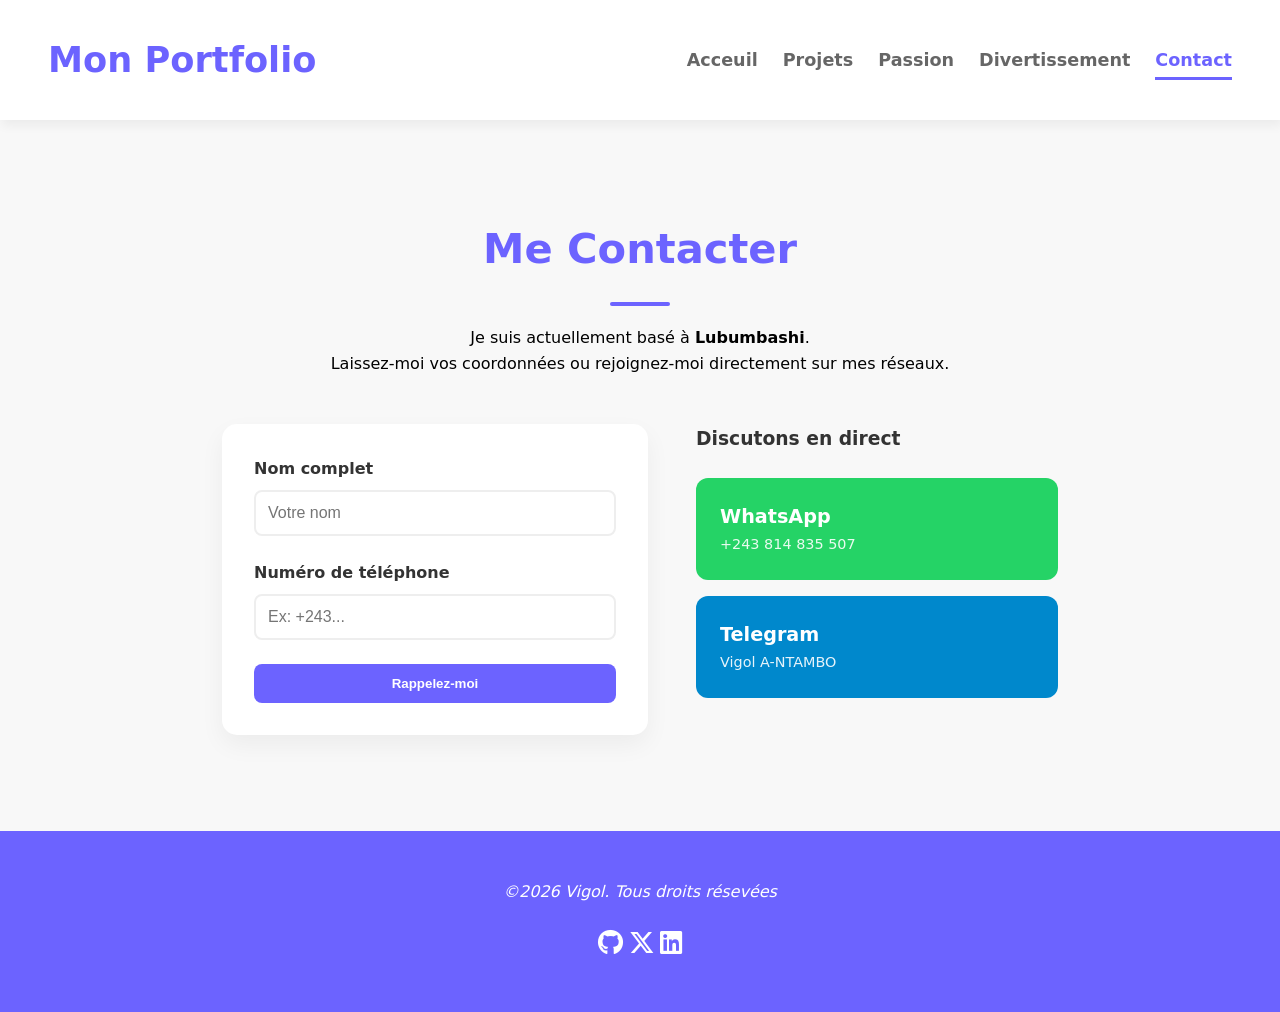
<file: contact.html>
<!DOCTYPE html>
<html lang="en">
<head>
    <meta charset="UTF-8">
    <meta name="viewport" content="width=device-width, initial-scale=1.0">
    <title>Mon portfolio</title>
    <link rel="stylesheet" href="css/style.css">
    <link rel="stylesheet" href="https://cdnjs.cloudflare.com/ajax/libs/font-awesome/6.5.0/css/all.min.css">
    
</head>
<body>
    <header>
        <div>
            <a href="">Mon Portfolio</a>
        </div>
        <nav>
            <ul>
                <li><a href="index.html" >Acceuil</a></li>
                <li><a href="projet.html">Projets</a></li>
                <li><a href="passion.html">Passion</a></li>
                <li><a href="divertissement.html">Divertissement</a></li>
                <li><a href="contact.html" class="active">Contact</a></li>
            </ul>
        </nav>
    </header>
    <main>
    <section class="contact-section">
        <h2>Me Contacter</h2>
        <p>Je suis actuellement basé à <b>Lubumbashi</b>. <br> 
        Laissez-moi vos coordonnées ou rejoignez-moi directement sur mes réseaux.</p>

        <div class="contact-wrapper">
            <div class="contact-card">
                <form action="#">
                    <div class="form-group">
                        <label for="nom">Nom complet</label>
                        <input type="text" id="nom" name="nom" placeholder="Votre nom" required>
                    </div>

                    <div class="form-group">
                        <label for="tel">Numéro de téléphone</label>
                        <input type="tel" id="tel" name="tel" placeholder="Ex: +243..." required>
                    </div>

                    <button type="submit" class="btn-contact">Rappelez-moi</button>
                </form>
            </div>

            <div class="direct-contact">
                <h3>Discutons en direct</h3>
                
                <a href="https://wa.me/243814835507" class="social-box whatsapp" target="_blank">
                    <span>WhatsApp</span>
                    <p>+243 814 835 507</p>
                </a>

                <a href="https://t.me/+243814835507" class="social-box telegram" target="_blank">
                    <span>Telegram</span>
                    <p>Vigol A-NTAMBO</p>
                </a>
            </div>
        </div>
    </section>
</main>
    <footer>
        <p><i>&copy;2026 Vigol. Tous droits résevées</i></p>
        <a href=""><i class="fa-brands fa-github"></i></a>
        <a href=""><i class="fa-brands fa-x-twitter"></i></a> 
        <a href=""><i class="fa-brands fa-linkedin"></i></a>
    </footer>

    
</body>
</html>
</file>
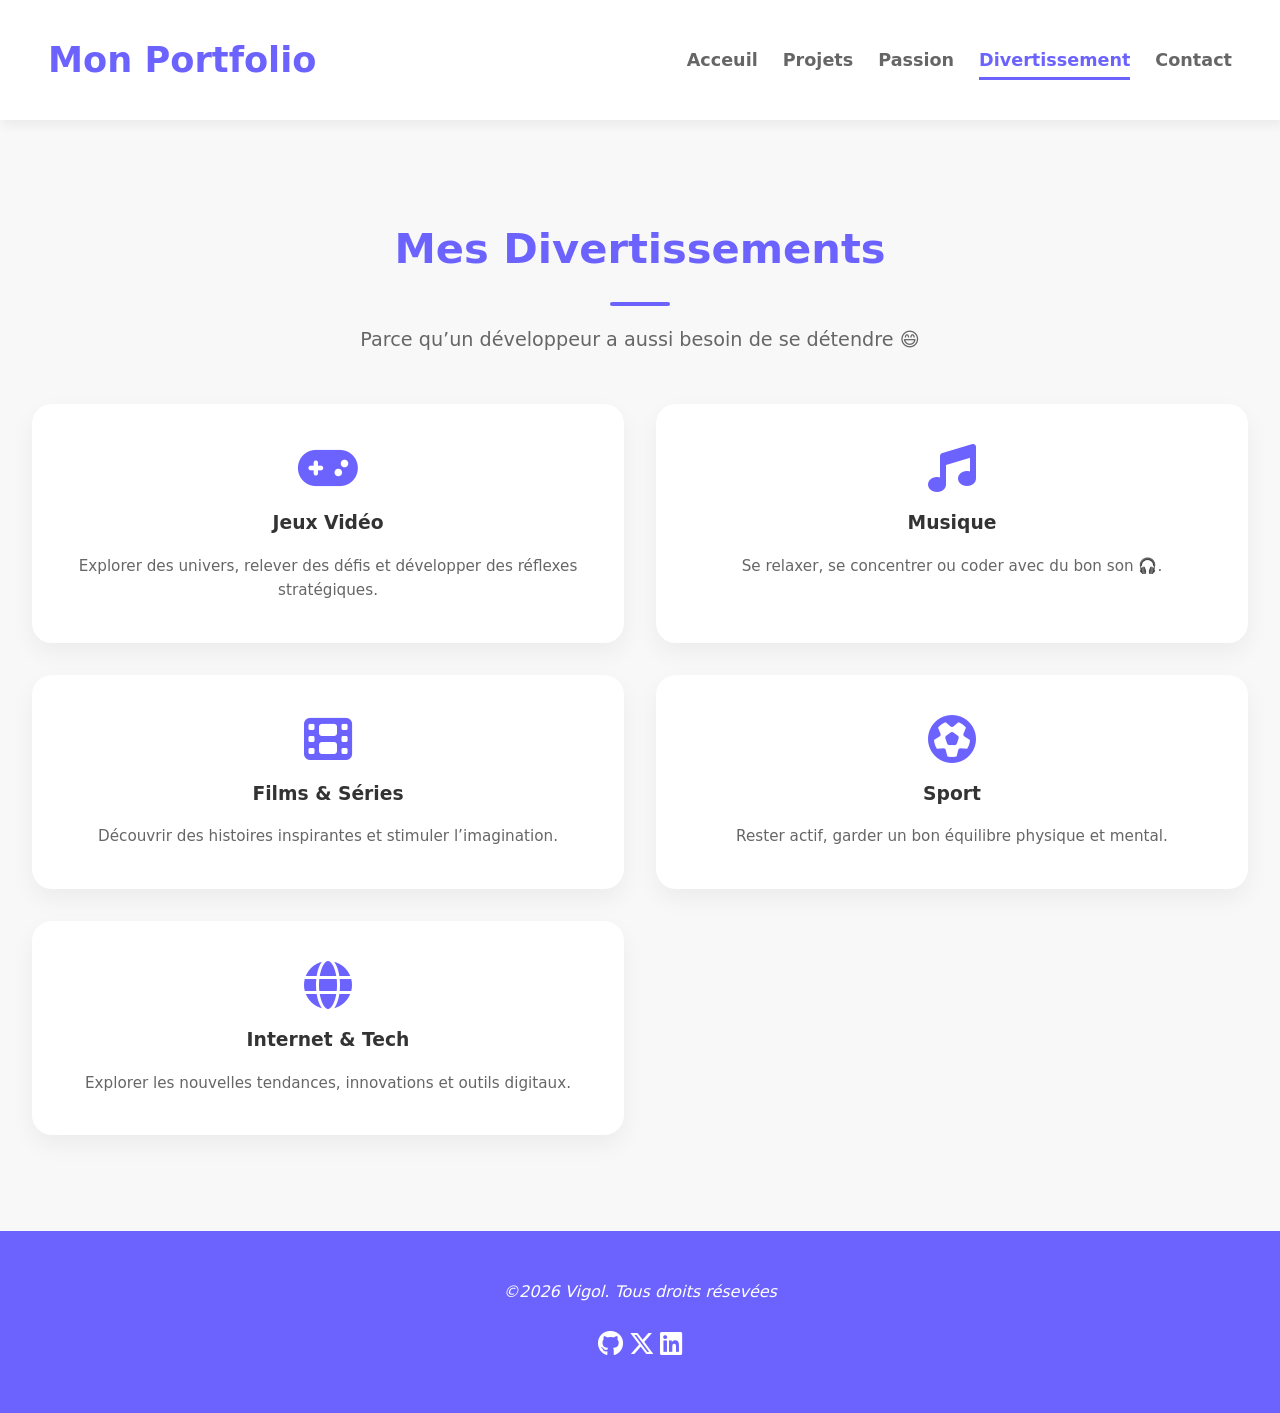
<file: divertissement.html>
<!DOCTYPE html>
<html lang="en">
<head>
    <meta charset="UTF-8">
    <meta name="viewport" content="width=device-width, initial-scale=1.0">
    <title>Mon portfolio</title>
    <link rel="stylesheet" href="css/style.css">
    <link rel="stylesheet" href="https://cdnjs.cloudflare.com/ajax/libs/font-awesome/6.5.0/css/all.min.css">
    
</head>
<body>
    <header>
        <div>
            <a href="">Mon Portfolio</a>
        </div>
        <nav>
            <ul>
                <li><a href="index.html">Acceuil</a></li>
                <li><a href="projet.html">Projets</a></li>
                <li><a href="passion.html">Passion</a></li>
                <li><a href="divertissement.html" class="active">Divertissement</a></li>
                <li><a href="contact.html">Contact</a></li>
            </ul>
        </nav>
    </header>
<main>

    <section class="divertissement-section">
        <h2>Mes Divertissements</h2>
        <p class="intro">
            Parce qu’un développeur a aussi besoin de se détendre 😄
        </p>

        <div class="divertissement-grid">

            <div class="card">
                <i class="fas fa-gamepad"></i>
                <h3>Jeux Vidéo</h3>
                <p>Explorer des univers, relever des défis et développer des réflexes stratégiques.</p>
            </div>

            <div class="card">
                <i class="fas fa-music"></i>
                <h3>Musique</h3>
                <p>Se relaxer, se concentrer ou coder avec du bon son 🎧.</p>
            </div>

            <div class="card">
                <i class="fas fa-film"></i>
                <h3>Films & Séries</h3>
                <p>Découvrir des histoires inspirantes et stimuler l’imagination.</p>
            </div>

            <div class="card">
                <i class="fas fa-futbol"></i>
                <h3>Sport</h3>
                <p>Rester actif, garder un bon équilibre physique et mental.</p>
            </div>

            <div class="card">
                <i class="fas fa-globe"></i>
                <h3>Internet & Tech</h3>
                <p>Explorer les nouvelles tendances, innovations et outils digitaux.</p>
            </div>

        </div>
    </section>

</main>
    <footer>
        <p><i>&copy;2026 Vigol. Tous droits résevées</i></p>
        <a href=""><i class="fa-brands fa-github"></i></a>
        <a href=""><i class="fa-brands fa-x-twitter"></i></a> 
        <a href=""><i class="fa-brands fa-linkedin"></i></a>
    </footer>

    
</body>
</html>
</file>
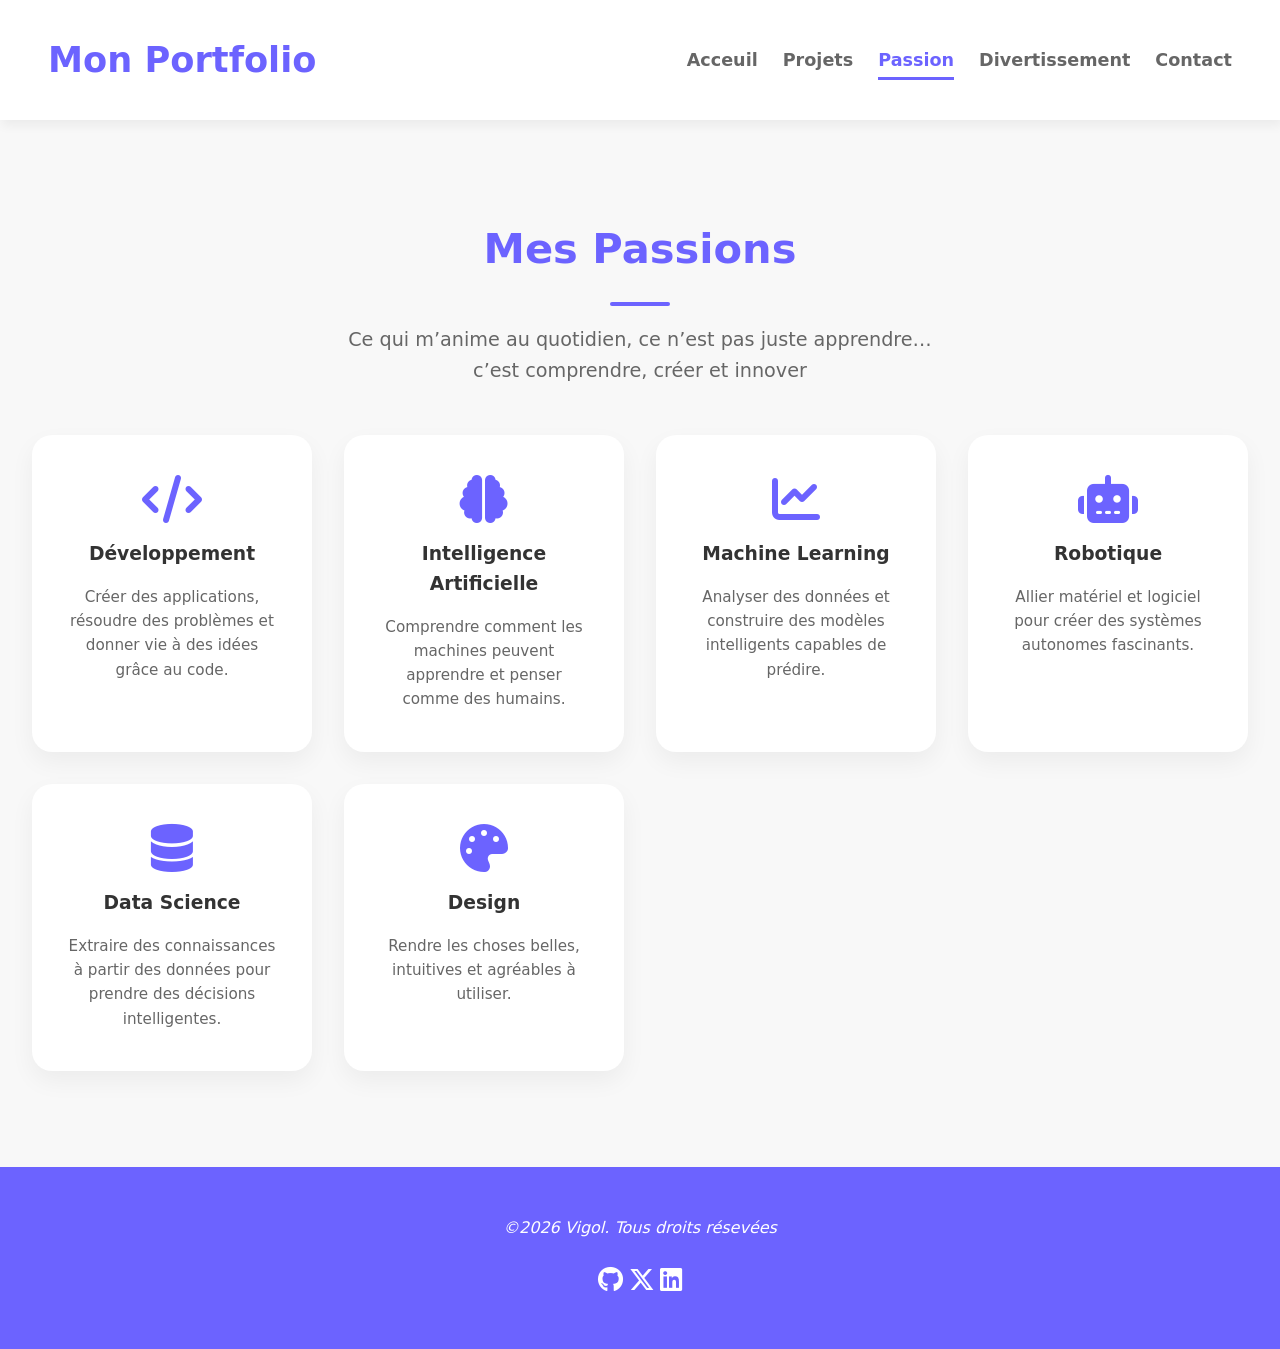
<file: passion.html>
<!DOCTYPE html>
<html lang="en">
<head>
    <meta charset="UTF-8">
    <meta name="viewport" content="width=device-width, initial-scale=1.0">
    <title>Mon portfolio</title>
    <link rel="stylesheet" href="css/style.css">
    <link rel="stylesheet" href="https://cdnjs.cloudflare.com/ajax/libs/font-awesome/6.5.0/css/all.min.css">
    
    
</head>
<body>
    <header>
        <div>
            <a href="">Mon Portfolio</a>
        </div>
        <nav>
            <ul>
                <li><a href="index.html" >Acceuil</a></li>
                <li><a href="projet.html">Projets</a></li>
                <li><a href="passion.html" class="active">Passion</a></li>
                <li><a href="divertissement.html">Divertissement</a></li>
                <li><a href="contact.html">Contact</a></li>
            </ul>
        </nav>
    </header>
    <main>

<section class="passion-section">
    <h2>Mes Passions</h2>
    <p class="intro">
        Ce qui m’anime au quotidien, ce n’est pas juste apprendre…  
        c’est comprendre, créer et innover 
    </p>

    <div class="passion-grid">

        <!-- Code -->
        <div class="card">
            <i class="fas fa-code"></i>
            <h3>Développement</h3>
            <p>Créer des applications, résoudre des problèmes et donner vie à des idées grâce au code.</p>
        </div>

        <!-- IA -->
        <div class="card">
            <i class="fas fa-brain"></i>
            <h3>Intelligence Artificielle</h3>
            <p>Comprendre comment les machines peuvent apprendre et penser comme des humains.</p>
        </div>

        <!-- Machine Learning -->
        <div class="card">
            <i class="fas fa-chart-line"></i>
            <h3>Machine Learning</h3>
            <p>Analyser des données et construire des modèles intelligents capables de prédire.</p>
        </div>

        <!-- Robotique -->
        <div class="card">
            <i class="fas fa-robot"></i>
            <h3>Robotique</h3>
            <p>Allier matériel et logiciel pour créer des systèmes autonomes fascinants.</p>
        </div>
        <div class="card">
            <i class="fas fa-database"></i>
            <h3>Data Science</h3>
            <p>Extraire des connaissances à partir des données pour prendre des décisions intelligentes.</p>
        </div>

        <!-- Design -->
        <div class="card">
            <i class="fas fa-palette"></i>
            <h3>Design</h3>
            <p>Rendre les choses belles, intuitives et agréables à utiliser.</p>
        </div>

    </div>
</section>

</main>

    <footer>
        <p><i>&copy;2026 Vigol. Tous droits résevées</i></p>
        <a href=""><i class="fa-brands fa-github"></i></a>
        <a href=""><i class="fa-brands fa-x-twitter"></i></a> 
        <a href=""><i class="fa-brands fa-linkedin"></i></a>
    </footer>

    
</body>
</html>
</file>
<file: css/style.css>
:root {
    --violet-doux: #6C63FF;
    --violet-fonce: #534EDD;
    --orange-vif: #FFA726;
    --gris-tres-fonce: #333;
    --gris-fonce: #666;
    --gris-tres-clair: #f8f8f8;
    --gris-clair: #EEE;
}
*{
    margin: 0;
    padding: 0;
    box-sizing: border-box;

}
body {
    background-color: var(--gris-tres-clair);
    font-family: system-ui, -apple-system, BlinkMacSystemFont, 'Segoe UI', Roboto, Oxygen, Ubuntu, Cantarell, 'Open Sans', 'Helvetica Neue', sans-serif;
    line-height: 1.6;
}
header {
    background-color: white;
    box-shadow: 2px 6px 10px rgba(0,0,0,0.05);
    z-index: 100px;
    position: sticky;
    top: 0;
    display: flex;
    justify-content: space-between;
    align-items: center;
    padding: 2rem 3rem;        
}
header div a {
    text-decoration: none;
    font-size: 2.2rem;
    font-weight: bold;
    color: var(--violet-doux);
}
ul li{
    list-style: none;
    margin-left: 25px;
}
ul {
    display: flex;
    
}
ul li a {
    text-decoration: none;
    color: var(--gris-fonce);
    font-weight: 600;
    font-size: 1.1rem;
    position: relative;
    padding: 10px 0;
}
ul li a:hover{
    color: var(--violet-doux);
}
ul li a::after{
    content: '';
    position: absolute;
    left: 0;
    bottom: 0;
    height: 3px;
    width: 0%;
    background-color: var(--violet-doux);
    transition: width 0.5s ease;
}
ul li a:hover::after{
    width: 100%;

}
a.active {
    color: var(--violet-doux);
    width: 100%;

}
a.active::after{
    width: 100%;
}
.hero{
    display: flex;
    justify-content: center;
    align-items: center;
    gap: 5rem;
    text-align: center;
    margin: 10rem 2rem;

}
.hero img{
    width: 300px;
    height: 300x;
    object-fit: cover;
    border-radius: 50%;
    border: 8px solid var(--violet-doux);
}
.hero h1{
    color: var(--violet-doux);
    font-size: 4rem;
    font-weight: 700;
    margin-bottom: 1.2rem;

}
.hero p{
    color: var(--gris-fonce);
    font-size: 1rem;
    margin-bottom: 1.2rem;

}
.hero a {
    text-decoration: none;
    display: inline-block;
    background-color: var(--violet-doux);
    color: white;
    padding: 15px 30px;
    border-radius: 50px;
    text-transform: uppercase;
    letter-spacing: 1.1px;
    font-weight: 600;
    margin-top: 1rem;
    transition: background-color 0.3s ease, transforme 0.2s ease ;

}
.hero a:hover{
    background-color: var(--violet-fonce);
    transform: translateY(-3px);
}


.apropos{
    width: 800px;
    margin: 6rem auto;
    text-align: center;
    
}
section h2{
    color: var(--violet-doux);
    font-size: 2.6rem;
    font-weight: 700;
    text-align: center;

}
section h2::after{
    content: '';
    display: block;
    width: 60px;
    height: 4px;
    background-color: var(--violet-doux);
    margin: 1.2rem auto;
    margin-bottom: 1.2rem auto;
    border-radius: 2px;
    

}

.apropos p{
    margin: 2rem;
    color: var(--gris-fonce);
    font-size: 1.3rem;

}

.competences table{
    width: 80%;
    margin:0 auto;
    border-collapse: collapse;
    background-color: #fff;
    box-shadow: 0 5px 15px rgb(0,0,0,0.05);
    border-radius: 10px;
    overflow: hidden;

    
}
.competences table th, .competences table td{
    padding: 15px;
}
.competences table thead{
    background-color: var(--violet-doux);
    color: #fff;
    text-transform: uppercase;
}
.competences table tbody td{
    border-bottom: 1px solid var(--gris-clair);
}
.competences table tbody tr:nth-child(even){
    background-color: #fdfdfd;
}
.competences table tbody tr{
    transform: background-color 0.3s ease;
}
.competences table tbody tr:hover{
    background-color: #f0f0f0;
}
.competences table thead th{
    text-align: left;
}
footer{
    margin-top: 3rem;
    background-color: var(--violet-doux);
    padding: 3rem;
    text-align: center;
}
footer p{
    margin-bottom: 1.2rem; 
    color: white;  
}
footer a{
    color: white;
    display: inline;
    font-size: 1.6rem;
    margin: 0.10px;
    transition: color 0.3s ease, transform 0.2s ease;

}
footer a:hover {
    color: var(--orange-vif);
    transform: translateY(-3px);
}
/* --- Styles Page Contact (Lubumbashi) --- */

.contact-section {
    max-width: 900px;
    margin: 6rem auto;
    padding: 0 2rem;
    text-align: center;
}

.contact-wrapper {
    display: flex;
    gap: 3rem;
    margin-top: 3rem;
    text-align: left;
    flex-wrap: wrap; /* Pour que ça passe l'un sous l'autre sur mobile */
}

.contact-card, .direct-contact {
    flex: 1;
    min-width: 300px;
}

/* Style du formulaire */
.contact-card {
    background: white;
    padding: 2rem;
    border-radius: 15px;
    box-shadow: 0 10px 25px rgba(0,0,0,0.05);
}

.form-group {
    margin-bottom: 1.5rem;
}

.form-group label {
    display: block;
    font-weight: 600;
    margin-bottom: 0.5rem;
    color: var(--gris-tres-fonce);
}

.form-group input {
    width: 100%;
    padding: 12px;
    border: 2px solid var(--gris-clair);
    border-radius: 8px;
    font-size: 1rem;
}

.btn-contact {
    width: 100%;
    background-color: var(--violet-doux);
    color: white;
    border: none;
    padding: 12px;
    border-radius: 8px;
    font-weight: bold;
    cursor: pointer;
    transition: 0.3s;
}

.btn-contact:hover {
    background-color: var(--violet-fonce);
}

/* Style WhatsApp & Telegram */
.direct-contact h3 {
    margin-bottom: 1.5rem;
    color: var(--gris-tres-fonce);
}

.social-box {
    display: block;
    text-decoration: none;
    padding: 1.5rem;
    border-radius: 12px;
    margin-bottom: 1rem;
    transition: transform 0.3s ease;
    color: white;
}

.social-box:hover {
    transform: translateX(10px);
}

.whatsapp {
    background-color: #25D366; /* Vert WhatsApp */
}

.telegram {
    background-color: #0088cc; /* Bleu Telegram */
}

.social-box span {
    font-weight: bold;
    font-size: 1.2rem;
    display: block;
}

.social-box p {
    color: white;
    margin: 0;
    font-size: 0.9rem;
    opacity: 0.9;
}
/* --- PAGE PASSION --- */

.passion-section {
    text-align: center;
    margin: 6rem 2rem;
}

.passion-section .intro {
    color: var(--gris-fonce);
    margin: 1rem auto 3rem;
    max-width: 600px;
    font-size: 1.2rem;
}

.passion-grid {
    display: grid;
    grid-template-columns: repeat(auto-fit, minmax(250px, 1fr));
    gap: 2rem;
}

/* Carte */
.card {
    background: white;
    padding: 2.5rem 2rem;
    border-radius: 20px;
    box-shadow: 0 10px 25px rgba(0,0,0,0.05);
    transition: transform 0.3s ease, box-shadow 0.3s ease;
    cursor: pointer;
}

/* Hover effet pro */
.card:hover {
    transform: translateY(-10px);
    box-shadow: 0 20px 40px rgba(0,0,0,0.1);
}

/* Icône */
.card i {
    font-size: 3rem;
    color: var(--violet-doux);
    margin-bottom: 1rem;
}

/* Titre */
.card h3 {
    margin-bottom: 1rem;
    color: var(--gris-tres-fonce);
}
.card i {
    font-size: 3rem;
    color: var(--violet-doux);
    margin-bottom: 1rem;
    transition: transform 0.3s ease;
}

.card:hover i {
    transform: scale(1.2);
}

/* Texte */
.card p {
    color: var(--gris-fonce);
    font-size: 0.95rem;
}
/* --- PAGE DIVERTISSEMENT --- */

.divertissement-section {
    text-align: center;
    margin: 6rem 2rem;
}

.divertissement-section .intro {
    color: var(--gris-fonce);
    margin: 1rem auto 3rem;
    max-width: 600px;
    font-size: 1.2rem;
}

.divertissement-grid {
    display: grid;
    grid-template-columns: repeat(2, 1fr);
    gap: 2rem;
}

/* Responsive */
@media (max-width: 900px) {
    .divertissement-grid {
        grid-template-columns: repeat(2, 1fr);
    }
}

@media (max-width: 600px) {
    .divertissement-grid {
        grid-template-columns: 1fr;
    }
}
</file>
